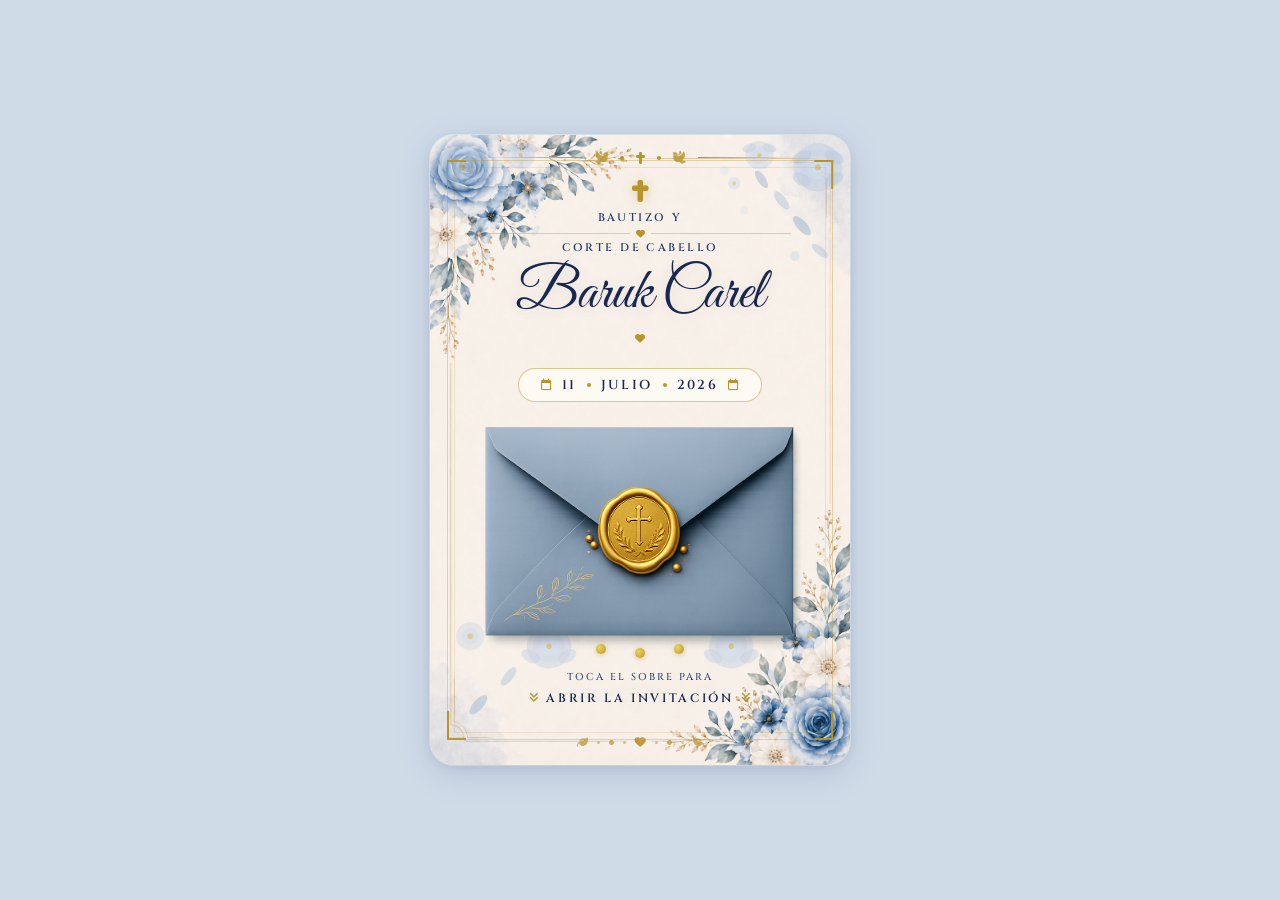
<file: index.html>
<!DOCTYPE html>
<html lang="es">
<head>
<meta charset="UTF-8">
<meta name="viewport" content="width=device-width, initial-scale=1.0, maximum-scale=1.0, user-scalable=no">
<title>Bautizo Baruk Carel</title>
<link href="https://fonts.googleapis.com/css2?family=Playfair+Display:ital,wght@0,400;0,600;1,400;1,600&family=Cinzel:wght@400;600&family=Cormorant+Garamond:ital,wght@0,300;0,400;1,300;1,400&family=Great+Vibes:wght@400&display=swap" rel="stylesheet">
<link rel="stylesheet" href="https://cdnjs.cloudflare.com/ajax/libs/font-awesome/6.5.0/css/all.min.css">
<link rel="stylesheet" href="portada_baruk.css">
</head>
<body>
<div class="card" id="card">

  <!-- Fondo Imagen -->
  <img class="bg-layer" src="img/fondo.png" alt="Fondo">

  <!-- FLORALES SVG ESQUINAS — mismo arte que la imagen de referencia -->
  <!-- Top Left -->
  <svg class="floral floral-tl" viewBox="0 0 150 150" xmlns="http://www.w3.org/2000/svg">
    <g opacity=".8">
      <!-- hojas en rama principal -->
      <ellipse cx="48"  cy="90"  rx="12" ry="5" fill="#8aa8c8" opacity=".52" transform="rotate(-48 48 90)"/>
      <ellipse cx="68"  cy="65"  rx="11" ry="4.5" fill="#9ab8d0" opacity=".48" transform="rotate(-52 68 65)"/>
      <ellipse cx="88"  cy="44"  rx="10" ry="4" fill="#8aa8c8" opacity=".50" transform="rotate(-56 88 44)"/>
      <ellipse cx="30"  cy="115" rx="10" ry="4" fill="#a0b8d0" opacity=".45" transform="rotate(-40 30 115)"/>
      <!-- ROSA GRANDE -->
      <circle cx="32" cy="32" r="24" fill="#b8c9e0" opacity=".48"/>
      <circle cx="32" cy="32" r="18" fill="#c2d2ea" opacity=".50"/>
      <circle cx="32" cy="32" r="12" fill="#ccdcee" opacity=".55"/>
      <circle cx="32" cy="32" r="6"  fill="#d4e2f0" opacity=".60"/>
      <!-- pétalos alrededor rosa grande -->
      <ellipse cx="16" cy="22" rx="10" ry="6" fill="#aec3de" opacity=".5" transform="rotate(-28 16 22)"/>
      <ellipse cx="48" cy="22" rx="10" ry="6" fill="#aec3de" opacity=".5" transform="rotate(28 48 22)"/>
      <ellipse cx="16" cy="44" rx="10" ry="6" fill="#aec3de" opacity=".45" transform="rotate(28 16 44)"/>
      <ellipse cx="48" cy="44" rx="10" ry="6" fill="#aec3de" opacity=".45" transform="rotate(-28 48 44)"/>
      <!-- ROSA MEDIANA -->
      <circle cx="90" cy="20" r="14" fill="#b8c9e0" opacity=".42"/>
      <circle cx="90" cy="20" r="9"  fill="#c5d4e8" opacity=".48"/>
      <circle cx="90" cy="20" r="4"  fill="#d0dee8" opacity=".52"/>
      <!-- pétalos rosa mediana -->
      <ellipse cx="80" cy="13" rx="7" ry="4" fill="#aec3de" opacity=".45" transform="rotate(-20 80 13)"/>
      <ellipse cx="100" cy="13" rx="7" ry="4" fill="#aec3de" opacity=".45" transform="rotate(20 100 13)"/>
      <!-- florcitas pequeñas -->
      <circle cx="115" cy="48" r="6"  fill="#c2d2ea" opacity=".48"/>
      <circle cx="125" cy="35" r="4.5" fill="#d0dff0" opacity=".42"/>
      <circle cx="55"  cy="120" r="5" fill="#c0d0e8" opacity=".42"/>
      <circle cx="105" cy="75" r="4"  fill="#d0e0f0" opacity=".38"/>
      <!-- botones dorados -->
      <circle cx="32" cy="32" r="3"   fill="#d4af55" opacity=".72"/>
      <circle cx="90" cy="20" r="2.2" fill="#d4af55" opacity=".68"/>
      <circle cx="115" cy="48" r="1.8" fill="#d4af55" opacity=".60"/>
      <!-- ranitas/pequeñas flores extra -->
      <ellipse cx="20" cy="70" rx="7" ry="3" fill="#b8c9e0" opacity=".38" transform="rotate(-35 20 70)"/>
      <ellipse cx="105" cy="95" rx="6" ry="3" fill="#b8c9e0" opacity=".35" transform="rotate(-55 105 95)"/>
    </g>
  </svg>

  <!-- Top Right (espejo) -->
  <svg class="floral floral-tr" viewBox="0 0 150 150" xmlns="http://www.w3.org/2000/svg">
    <g opacity=".8">
      <ellipse cx="48"  cy="90"  rx="12" ry="5" fill="#8aa8c8" opacity=".52" transform="rotate(-48 48 90)"/>
      <ellipse cx="68"  cy="65"  rx="11" ry="4.5" fill="#9ab8d0" opacity=".48" transform="rotate(-52 68 65)"/>
      <ellipse cx="88"  cy="44"  rx="10" ry="4" fill="#8aa8c8" opacity=".50" transform="rotate(-56 88 44)"/>
      <ellipse cx="30"  cy="115" rx="10" ry="4" fill="#a0b8d0" opacity=".45" transform="rotate(-40 30 115)"/>
      <circle cx="32" cy="32" r="24" fill="#b8c9e0" opacity=".48"/>
      <circle cx="32" cy="32" r="18" fill="#c2d2ea" opacity=".50"/>
      <circle cx="32" cy="32" r="12" fill="#ccdcee" opacity=".55"/>
      <circle cx="32" cy="32" r="6"  fill="#d4e2f0" opacity=".60"/>
      <ellipse cx="16" cy="22" rx="10" ry="6" fill="#aec3de" opacity=".5" transform="rotate(-28 16 22)"/>
      <ellipse cx="48" cy="22" rx="10" ry="6" fill="#aec3de" opacity=".5" transform="rotate(28 48 22)"/>
      <ellipse cx="16" cy="44" rx="10" ry="6" fill="#aec3de" opacity=".45" transform="rotate(28 16 44)"/>
      <ellipse cx="48" cy="44" rx="10" ry="6" fill="#aec3de" opacity=".45" transform="rotate(-28 48 44)"/>
      <circle cx="90" cy="20" r="14" fill="#b8c9e0" opacity=".42"/>
      <circle cx="90" cy="20" r="9"  fill="#c5d4e8" opacity=".48"/>
      <circle cx="90" cy="20" r="4"  fill="#d0dee8" opacity=".52"/>
      <ellipse cx="80" cy="13" rx="7" ry="4" fill="#aec3de" opacity=".45" transform="rotate(-20 80 13)"/>
      <ellipse cx="100" cy="13" rx="7" ry="4" fill="#aec3de" opacity=".45" transform="rotate(20 100 13)"/>
      <circle cx="115" cy="48" r="6"  fill="#c2d2ea" opacity=".48"/>
      <circle cx="125" cy="35" r="4.5" fill="#d0dff0" opacity=".42"/>
      <circle cx="55"  cy="120" r="5" fill="#c0d0e8" opacity=".42"/>
      <circle cx="105" cy="75" r="4"  fill="#d0e0f0" opacity=".38"/>
      <circle cx="32" cy="32" r="3"   fill="#d4af55" opacity=".72"/>
      <circle cx="90" cy="20" r="2.2" fill="#d4af55" opacity=".68"/>
      <circle cx="115" cy="48" r="1.8" fill="#d4af55" opacity=".60"/>
    </g>
  </svg>

  <!-- Bottom Left -->
  <svg class="floral floral-bl" viewBox="0 0 150 150" xmlns="http://www.w3.org/2000/svg">
    <g opacity=".75">
      <ellipse cx="48" cy="60" rx="12" ry="5" fill="#8aa8c8" opacity=".50" transform="rotate(48 48 60)"/>
      <ellipse cx="78" cy="88" rx="11" ry="4.5" fill="#9ab8d0" opacity=".46" transform="rotate(52 78 88)"/>
      <circle cx="118" cy="118" r="22" fill="#b8c9e0" opacity=".46"/>
      <circle cx="118" cy="118" r="16" fill="#c2d2ea" opacity=".50"/>
      <circle cx="118" cy="118" r="10" fill="#ccdcee" opacity=".54"/>
      <circle cx="118" cy="118" r="4.5" fill="#d4e2f0" opacity=".60"/>
      <ellipse cx="100" cy="108" rx="10" ry="6" fill="#aec3de" opacity=".45" transform="rotate(-28 100 108)"/>
      <ellipse cx="136" cy="108" rx="10" ry="6" fill="#aec3de" opacity=".45" transform="rotate(28 136 108)"/>
      <circle cx="40"  cy="128" r="14" fill="#b8c9e0" opacity=".40"/>
      <circle cx="40"  cy="128" r="8"  fill="#c5d4e8" opacity=".45"/>
      <circle cx="40"  cy="128" r="3"  fill="#d4af55" opacity=".65"/>
      <circle cx="118" cy="118" r="2.8" fill="#d4af55" opacity=".70"/>
    </g>
  </svg>

  <!-- Bottom Right -->
  <svg class="floral floral-br" viewBox="0 0 150 150" xmlns="http://www.w3.org/2000/svg">
    <g opacity=".75">
      <ellipse cx="48" cy="60" rx="12" ry="5" fill="#8aa8c8" opacity=".50" transform="rotate(48 48 60)"/>
      <ellipse cx="78" cy="88" rx="11" ry="4.5" fill="#9ab8d0" opacity=".46" transform="rotate(52 78 88)"/>
      <circle cx="118" cy="118" r="22" fill="#b8c9e0" opacity=".46"/>
      <circle cx="118" cy="118" r="16" fill="#c2d2ea" opacity=".50"/>
      <circle cx="118" cy="118" r="10" fill="#ccdcee" opacity=".54"/>
      <circle cx="118" cy="118" r="4.5" fill="#d4e2f0" opacity=".60"/>
      <ellipse cx="100" cy="108" rx="10" ry="6" fill="#aec3de" opacity=".45" transform="rotate(-28 100 108)"/>
      <ellipse cx="136" cy="108" rx="10" ry="6" fill="#aec3de" opacity=".45" transform="rotate(28 136 108)"/>
      <circle cx="40"  cy="128" r="14" fill="#b8c9e0" opacity=".40"/>
      <circle cx="40"  cy="128" r="8"  fill="#c5d4e8" opacity=".45"/>
      <circle cx="40"  cy="128" r="3"  fill="#d4af55" opacity=".65"/>
      <circle cx="118" cy="118" r="2.8" fill="#d4af55" opacity=".70"/>
    </g>
  </svg>

  <!-- Marco dorado -->
  <div class="border-frame">
    <div class="corner c-tl"></div>
    <div class="corner c-tr"></div>
    <div class="corner c-bl"></div>
    <div class="corner c-br"></div>
  </div>

  <!-- Sparkles -->
  <i class="fa-solid fa-sparkles sp" style="font-size:9px;top:21%;left:7%;animation-delay:0s"></i>
  <i class="fa-solid fa-star      sp" style="font-size:7px;top:17%;right:8%;animation-delay:1.1s"></i>
  <i class="fa-solid fa-sparkles sp" style="font-size:8px;top:44%;left:4%;animation-delay:2.2s"></i>
  <i class="fa-solid fa-star      sp" style="font-size:6px;top:41%;right:5%;animation-delay:1.6s"></i>
  <i class="fa-solid fa-sparkles sp" style="font-size:9px;bottom:22%;left:9%;animation-delay:.8s"></i>
  <i class="fa-solid fa-star      sp" style="font-size:7px;bottom:20%;right:7%;animation-delay:2.8s"></i>

  <!-- ═══ FILA 1 — Ornamento superior ═══ -->
  <div class="row row-top">
    <div class="orn-line"></div>
    <i class="fa-solid fa-dove"  style="font-size:clamp(9px,2.5vw,13px);color:var(--gold);opacity:.82"></i>
    <div class="orn-dot"></div>
    <i class="fa-solid fa-cross" style="font-size:clamp(9px,2.3vw,12px);color:var(--gold)"></i>
    <div class="orn-dot"></div>
    <i class="fa-solid fa-dove"  style="font-size:clamp(9px,2.5vw,13px);color:var(--gold);opacity:.82;transform:scaleX(-1)"></i>
    <div class="orn-line r"></div>
  </div>

  <!-- ═══ FILA 2 — Cruz + subtítulo ═══ -->
  <div class="row row-header">
    <i class="fa-solid fa-cross cross-ico"></i>
    <div class="ev-sub">Bautizo y</div>
    <div class="sub-div">
      <div class="sub-line"></div>
      <i class="fa-solid fa-heart" style="font-size:clamp(6px,1.5vw,9px);color:var(--gold)"></i>
      <div class="sub-line"></div>
    </div>
    <div class="ev-sub">Corte de Cabello</div>
  </div>

  <!-- ═══ FILA 3 — Nombre ═══ -->
  <div class="row row-name">
    <div class="name-script">Baruk Carel</div>
    <div class="name-div">
      <div class="ndl"></div>
      <i class="fa-solid fa-heart" style="font-size:clamp(7px,1.8vw,10px);color:var(--gold)"></i>
      <div class="ndl r"></div>
    </div>
  </div>

  <!-- ═══ FILA 4 — Fecha ═══ -->
  <div class="row row-date">
    <div class="date-pill">
      <i class="fa-regular fa-calendar" style="font-size:clamp(8px,2.2vw,12px);color:var(--gold)"></i>
      <span class="date-txt">11</span>
      <div class="d-dot"></div>
      <span class="date-txt">Julio</span>
      <div class="d-dot"></div>
      <span class="date-txt">2026</span>
      <i class="fa-regular fa-calendar" style="font-size:clamp(8px,2.2vw,12px);color:var(--gold)"></i>
    </div>
  </div>

  <!-- ═══ FILA 5 — SOBRE (centro visual) ═══ -->
  <div class="row row-envelope">
    <div class="env-wrap" id="envWrap" onclick="openEnvelope()">

      <!-- Pon tu sobre.png en la misma carpeta -->
      <img class="env-img" src="img/carta.png" alt="Sobre"
           onerror="this.style.display='none';document.getElementById('envPh').style.display='flex'">

      <!-- Placeholder si no hay sobre.png -->
      <div class="env-ph" id="envPh">
        <i class="fa-regular fa-envelope-open env-ph-ico"></i>
      </div>
      <!-- Perlas decorativas -->
      <div class="pearl p1"></div>
      <div class="pearl p2"></div>
      <div class="pearl p3"></div>
    </div>
  </div>

  <!-- ═══ FILA 6 — CTA ═══ -->
  <div class="row row-cta">
    <div class="cta-sup">Toca el sobre para</div>
    <div class="cta-row">
      <i class="fa-solid fa-angles-down" style="font-size:clamp(8px,2vw,11px)"></i>
      <div class="cta-main">Abrir la Invitación</div>
      <i class="fa-solid fa-angles-down" style="font-size:clamp(8px,2vw,11px)"></i>
    </div>
  </div>

  <!-- ═══ FILA 7 — Ornamento inferior ═══ -->
  <div class="row row-bottom">
    <i class="fa-solid fa-leaf    bot-ico"></i>
    <div class="bot-dot"></div>
    <i class="fa-solid fa-circle  bot-ico" style="font-size:clamp(3px,1vw,5px)"></i>
    <div class="bot-dot"></div>
    <i class="fa-solid fa-heart   bot-ico"></i>
    <div class="bot-dot"></div>
    <i class="fa-solid fa-circle  bot-ico" style="font-size:clamp(3px,1vw,5px)"></i>
    <div class="bot-dot"></div>
    <i class="fa-solid fa-leaf    bot-ico" style="transform:scaleX(-1)"></i>
  </div>

</div><!-- /card -->

<script>
// Partículas flotantes
(function(){
  var card = document.getElementById('card');
  var pos = [{l:'14%',d:0},{l:'82%',d:2.1},{l:'46%',d:4.3},{l:'28%',d:1.4},{l:'68%',d:3.2},{l:'56%',d:5.5}];
  pos.forEach(function(p){
    var el = document.createElement('div');
    el.className = 'particle';
    el.style.cssText = 'width:2.5px;height:2.5px;left:'+p.l+';bottom:12%;animation-duration:'+(6+Math.random()*4)+'s;animation-delay:'+p.d+'s;';
    card.appendChild(el);
  });
})();

// Clic en el sobre
function openEnvelope(){
  var w = document.getElementById('envWrap');
  w.style.animation = 'none';
  w.style.transition = 'transform .18s ease';
  w.style.transform = 'scale(1.07) rotate(1deg)';
  setTimeout(function(){ w.style.transform = 'scale(.95)'; }, 180);
  setTimeout(function(){ w.style.transform = 'scale(1.04)'; }, 340);
  setTimeout(function(){
    w.style.transform = 'scale(1)';
    window.location.href = 'invitacion_baruk.html';
  }, 500);
}
</script>
</body>
</html>
</file>
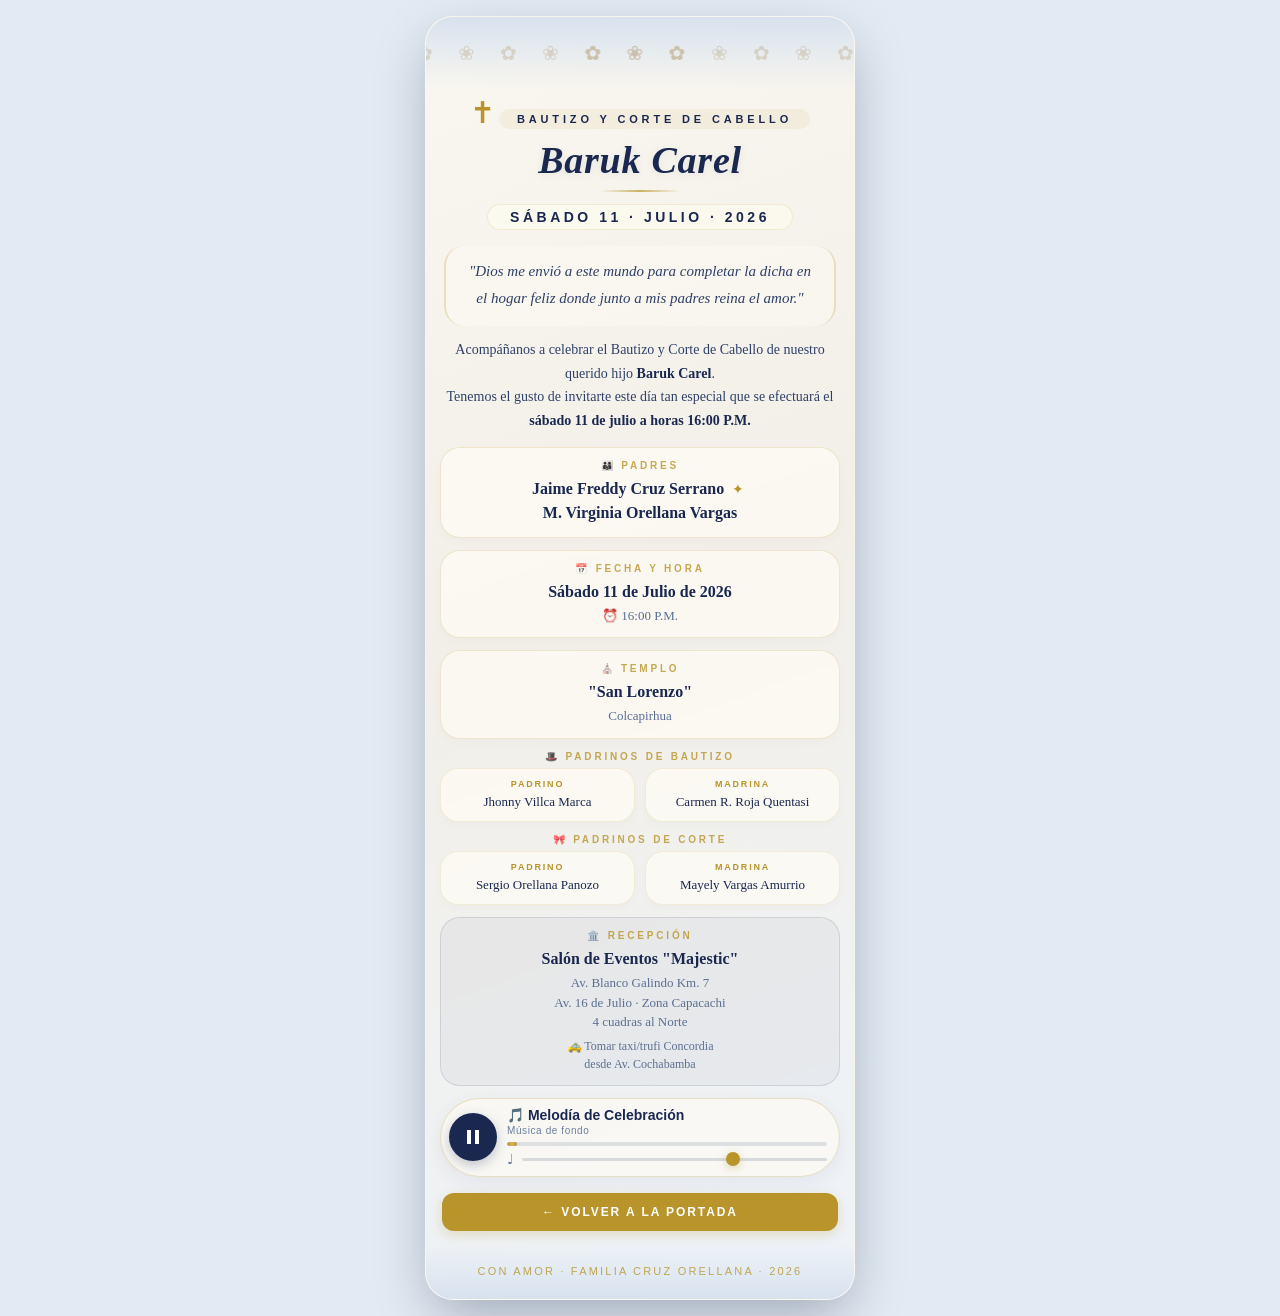
<file: invitacion_baruk.html>
<!DOCTYPE html>
<html lang="es">
<head>
  <meta charset="UTF-8">
  <meta name="viewport" content="width=device-width, initial-scale=1.0, maximum-scale=1.0">
  <title>Bautizo · Baruk Carel</title>
  <link rel="stylesheet" href="invitacion_baruk.css">
</head>
<body>
<div class="wrap">

  <!-- INVITACIÓN -->
  <div id="inv">
    <div class="floral-header"></div>

    <div class="inv-head">
      <span class="cross">✝</span>
      <div class="ev-title">Bautizo y Corte de Cabello</div>
      <div class="baby-name">Baruk Carel</div>
      <div class="gold-line"></div>
      <div class="date-txt">Sábado 11 · Julio · 2026</div>
    </div>

    <div class="poem">
      "Dios me envió a este mundo para completar la dicha en el hogar feliz donde junto a mis padres reina el amor."
    </div>

    <p class="invite-text">
      Acompáñanos a celebrar el Bautizo y Corte de Cabello de nuestro querido hijo <strong>Baruk Carel</strong>.<br>
      Tenemos el gusto de invitarte este día tan especial que se efectuará el <strong>sábado 11 de julio a horas 16:00 P.M.</strong>
    </p>

    <div class="card">
      <div class="card-label">👨‍👩‍👦 Padres</div>
      <div class="card-val">
        <strong>Jaime Freddy Cruz Serrano</strong>
        <span style="color:#b8942a;font-size:14px;margin:0 4px;">✦</span>
        <strong>M. Virginia Orellana Vargas</strong>
      </div>
    </div>

    <div class="card">
      <div class="card-label">📅 Fecha y Hora</div>
      <div class="card-val">
        <strong>Sábado 11 de Julio de 2026</strong>
        <span class="sub">⏰ 16:00 P.M.</span>
      </div>
    </div>

    <div class="card">
      <div class="card-label">⛪ Templo</div>
      <div class="card-val">
        <strong>"San Lorenzo"</strong>
        <span class="sub">Colcapirhua</span>
      </div>
    </div>

    <div class="card-label" style="margin:4px 14px 6px; font-size:10px; letter-spacing:0.28em; text-transform:uppercase; color:#b8942a; font-weight:700; text-align:center; font-family:'Arial',sans-serif;">🎩 Padrinos de Bautizo</div>
    <div class="pad-grid">
      <div class="pad-card"><span class="pad-type">Padrino</span><div class="pad-name">Jhonny Villca Marca</div></div>
      <div class="pad-card"><span class="pad-type">Madrina</span><div class="pad-name">Carmen R. Roja Quentasi</div></div>
    </div>

    <div class="card-label" style="margin:4px 14px 6px; font-size:10px; letter-spacing:0.28em; text-transform:uppercase; color:#b8942a; font-weight:700; text-align:center; font-family:'Arial',sans-serif;">🎀 Padrinos de Corte</div>
    <div class="pad-grid">
      <div class="pad-card"><span class="pad-type">Padrino</span><div class="pad-name">Sergio Orellana Panozo</div></div>
      <div class="pad-card"><span class="pad-type">Madrina</span><div class="pad-name">Mayely Vargas Amurrio</div></div>
    </div>

    <div class="reception">
      <div class="card-label" style="color:#b8942a;margin-bottom:6px;">🏛️ Recepción</div>
      <div class="card-val">
        <strong>Salón de Eventos "Majestic"</strong>
        <span class="sub">Av. Blanco Galindo Km. 7<br>Av. 16 de Julio · Zona Capacachi<br>4 cuadras al Norte</span>
        <span class="sub" style="margin-top:5px;font-size:12px;">🚕 Tomar taxi/trufi Concordia<br>desde Av. Cochabamba</span>
      </div>
    </div>

    <div class="player">
      <button class="play-btn" id="playBtn" onclick="togglePlay()" aria-label="Reproducir música">
        <svg id="playIco" viewBox="0 0 24 24"><path d="M8 5v14l11-7z"/></svg>
      </button>
      <div class="mus-info">
        <div class="mus-title">🎵 Melodía de Celebración</div>
        <div class="mus-sub">Música de fondo</div>
        <div class="prog-bar"><div class="prog-fill" id="progFill"></div></div>
        <div class="vol-row">
          <span class="vol-ico">♩</span>
          <input type="range" class="vol" min="0" max="1" step="0.05" value="0.7" id="volSlider" oninput="setVol(this.value)">
        </div>
      </div>
    </div>

    <button class="back-btn" onclick="window.location.href='index.html'">← Volver a la Portada</button>

    <div class="floral-foot">
      <div class="foot-txt">Con amor · Familia Cruz Orellana · 2026</div>
    </div>
  </div>
</div>

<script>
  let ctx, gainNode, playing = false;
  let loopPlaying = false;
  let melodyTimeout = null;
  let harmonyTimeout = null;
  let progInterval = null;
  let progStart = 0;
  let activeNodes = [];

  // Melodía principal
  const melody = [
    [523.25, 0.3], [587.33, 0.3], [659.25, 0.3], [783.99, 0.3],
    [880.00, 0.5], [783.99, 0.3], [659.25, 0.3], [587.33, 0.3],
    [523.25, 0.8], [0, 0.3],
    [659.25, 0.3], [783.99, 0.3], [880.00, 0.3], [987.77, 0.3],
    [880.00, 0.5], [783.99, 0.3], [659.25, 0.3], [587.33, 0.3],
    [523.25, 0.8], [0, 0.3],
    [587.33, 0.3], [659.25, 0.3], [783.99, 0.3], [880.00, 0.3],
    [987.77, 0.5], [880.00, 0.3], [783.99, 0.3], [659.25, 0.3],
    [587.33, 0.8], [0, 0.3],
    [659.25, 0.3], [783.99, 0.3], [880.00, 0.3], [987.77, 0.3],
    [1174.66, 0.6], [987.77, 0.3], [880.00, 0.3], [783.99, 0.3],
    [659.25, 1.0]
  ];

  // Armonía
  const harmony = [
    [261.63, 3.5], [329.63, 3.5], [392.00, 3.5], [523.25, 3.5],
    [261.63, 3.5], [329.63, 3.5], [392.00, 3.5], [523.25, 3.5],
    [293.66, 3.5], [369.99, 3.5], [440.00, 3.5], [587.33, 3.5]
  ];

  const MELODY_TOTAL = melody.reduce((s, n) => s + n[1], 0);
  const HARMONY_TOTAL = harmony.reduce((s, n) => s + n[1], 0);

  function initAudio() {
    if (ctx) return;
    ctx = new (window.AudioContext || window.webkitAudioContext)();
    gainNode = ctx.createGain();
    gainNode.gain.value = 0.7;
    gainNode.connect(ctx.destination);
  }

  function playMelody() {
    if (!ctx || !loopPlaying) return;
    const t = ctx.currentTime;
    let delayAcc = 0;
    for (let i = 0; i < melody.length; i++) {
      const freq = melody[i][0];
      const dur = melody[i][1];
      const startAt = t + delayAcc;
      if (freq > 0) {
        const osc = ctx.createOscillator();
        const env = ctx.createGain();
        osc.type = 'sine';
        osc.frequency.value = freq;
        env.gain.setValueAtTime(0, startAt);
        env.gain.linearRampToValueAtTime(0.35, startAt + 0.04);
        env.gain.linearRampToValueAtTime(0.25, startAt + dur * 0.4);
        env.gain.linearRampToValueAtTime(0, startAt + dur - 0.03);
        osc.connect(env);
        env.connect(gainNode);
        osc.start(startAt);
        osc.stop(startAt + dur);
        activeNodes.push({osc, env});
      }
      delayAcc += dur;
    }
    melodyTimeout = setTimeout(() => { 
      if (loopPlaying) playMelody(); 
    }, MELODY_TOTAL * 1000);
  }

  function playHarmony() {
    if (!ctx || !loopPlaying) return;
    const t = ctx.currentTime;
    let offset = 0;
    for (let i = 0; i < harmony.length; i++) {
      const osc = ctx.createOscillator();
      const env = ctx.createGain();
      osc.type = 'triangle';
      osc.frequency.value = harmony[i][0];
      const startAt = t + offset;
      env.gain.setValueAtTime(0, startAt);
      env.gain.linearRampToValueAtTime(0.12, startAt + 0.1);
      env.gain.linearRampToValueAtTime(0.08, startAt + harmony[i][1] - 0.1);
      env.gain.linearRampToValueAtTime(0, startAt + harmony[i][1]);
      osc.connect(env);
      env.connect(gainNode);
      osc.start(startAt);
      osc.stop(startAt + harmony[i][1]);
      activeNodes.push({osc, env});
      offset += harmony[i][1];
    }
    harmonyTimeout = setTimeout(() => { 
      if (loopPlaying) playHarmony(); 
    }, HARMONY_TOTAL * 1000);
  }

  function startMusic() {
    initAudio();
    loopPlaying = true;
    activeNodes = [];
    playMelody();
    playHarmony();
    startProgress();
  }

  function stopMusic() {
    loopPlaying = false;
    if (melodyTimeout) {
      clearTimeout(melodyTimeout);
      melodyTimeout = null;
    }
    if (harmonyTimeout) {
      clearTimeout(harmonyTimeout);
      harmonyTimeout = null;
    }
    activeNodes.forEach(node => {
      try {
        node.osc.stop();
        node.osc.disconnect();
        node.env.disconnect();
      } catch(e) {}
    });
    activeNodes = [];
    stopProgress();
  }

  function startProgress() {
    progStart = Date.now();
    clearInterval(progInterval);
    progInterval = setInterval(() => {
      const elapsed = (Date.now() - progStart) % (MELODY_TOTAL * 1000);
      document.getElementById('progFill').style.width = (elapsed / (MELODY_TOTAL * 1000) * 100) + '%';
    }, 150);
  }

  function stopProgress() {
    clearInterval(progInterval);
    document.getElementById('progFill').style.width = '0%';
  }

  function togglePlay() {
    if (playing) {
      playing = false;
      stopMusic();
      document.getElementById('playIco').innerHTML = '<path d="M8 5v14l11-7z"/>';
    } else {
      playing = true;
      startMusic();
      document.getElementById('playIco').innerHTML = '<path d="M6 19h4V5H6v14zm8-14v14h4V5h-4z"/>';
      spawnNotes();
    }
  }

  function setVol(v) {
    if (gainNode) gainNode.gain.value = parseFloat(v) * 1.6;
  }

  function openInv() {
    const cover = document.getElementById('cover');
    const inv = document.getElementById('inv');
    cover.style.opacity = '0';
    cover.style.transition = 'opacity 0.5s, transform 0.6s cubic-bezier(0.34, 1.2, 0.64, 1)';
    cover.style.transform = 'scale(0.92)';
    setTimeout(() => {
      cover.style.display = 'none';
      inv.style.display = 'block';
      spawnNotes();
      setTimeout(() => {
        playing = true;
        startMusic();
        document.getElementById('playIco').innerHTML = '<path d="M6 19h4V5H6v14zm8-14v14h4V5h-4z"/>';
      }, 600);
    }, 500);
  }

  function spawnNotes() {
    const symbols = ['♩', '♪', '♫', '♬', '✦', '✧', '✨', '✿', '❀'];
    for (let i = 0; i < 8; i++) {
      setTimeout(() => {
        const el = document.createElement('span');
        el.className = 'note';
        el.textContent = symbols[Math.floor(Math.random() * symbols.length)];
        el.style.left = (15 + Math.random() * 70) + '%';
        el.style.top = (20 + Math.random() * 60) + '%';
        const colors = ['#b8942a', '#1a2850', '#7a9ac8', '#c8a040', '#d4b68a'];
        el.style.color = colors[Math.floor(Math.random() * colors.length)];
        el.style.animationDuration = (3.0 + Math.random() * 2.0) + 's';
        el.style.fontSize = (20 + Math.random() * 18) + 'px';
        document.body.appendChild(el);
        setTimeout(() => el.remove(), 5000);
      }, i * 160);
    }
  }

  // Iniciar música automáticamente cuando se carga la invitación
  window.addEventListener('load', () => {
    setTimeout(() => {
      playing = true;
      spawnNotes();
      startMusic();
      document.getElementById('playIco').innerHTML = '<path d="M6 19h4V5H6v14zm8-14v14h4V5h-4z"/>';
    }, 800);
  });
</script>
</body>
</html>
</file>
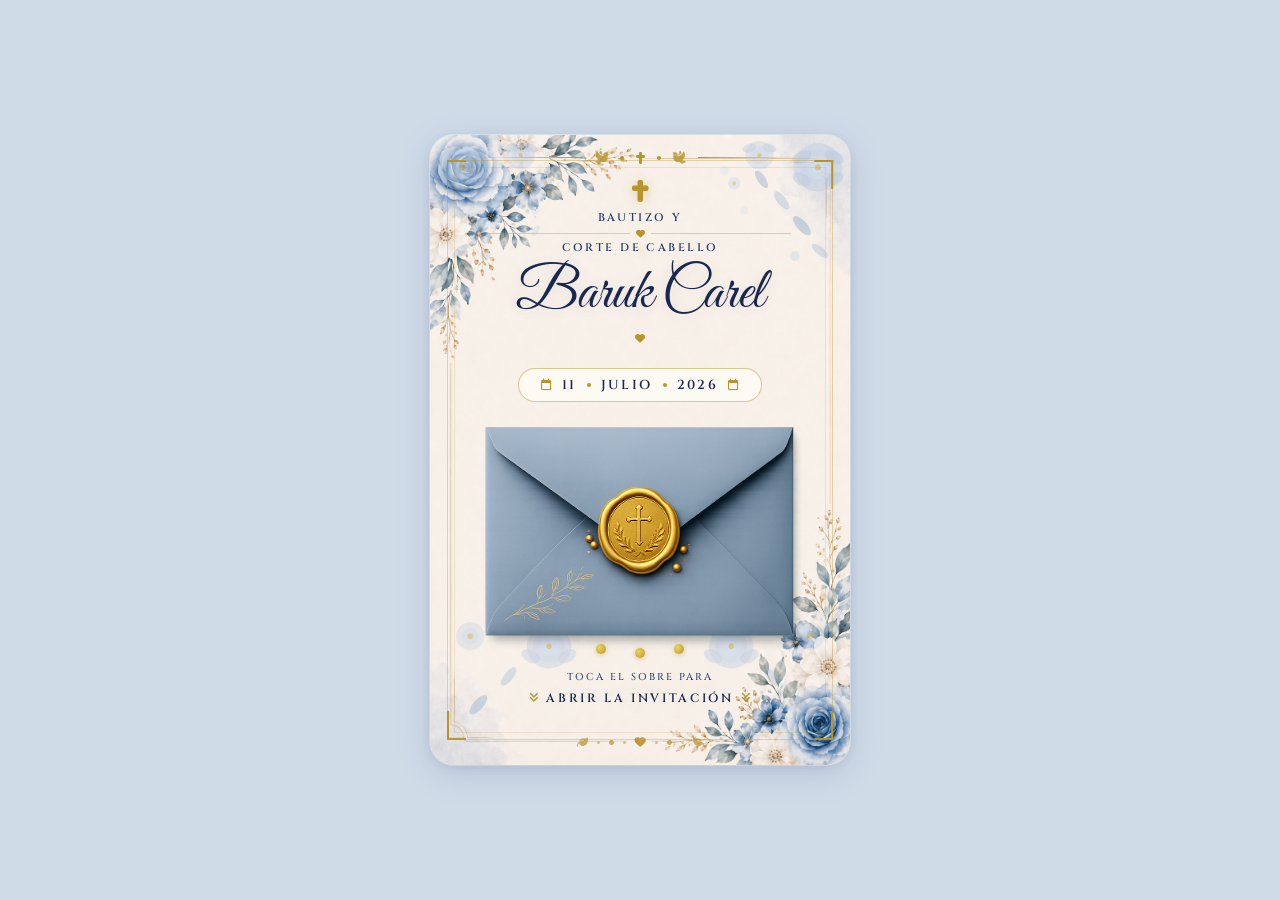
<file: portada_baruk.html>
<!DOCTYPE html>
<html lang="es">
<head>
<meta charset="UTF-8">
<meta name="viewport" content="width=device-width, initial-scale=1.0, maximum-scale=1.0, user-scalable=no">
<title>Bautizo Baruk Carel</title>
<link href="https://fonts.googleapis.com/css2?family=Playfair+Display:ital,wght@0,400;0,600;1,400;1,600&family=Cinzel:wght@400;600&family=Cormorant+Garamond:ital,wght@0,300;0,400;1,300;1,400&family=Great+Vibes:wght@400&display=swap" rel="stylesheet">
<link rel="stylesheet" href="https://cdnjs.cloudflare.com/ajax/libs/font-awesome/6.5.0/css/all.min.css">
<link rel="stylesheet" href="portada_baruk.css">
</head>
<body>
<div class="card" id="card">

  <!-- Fondo Imagen -->
  <img class="bg-layer" src="Img/Fondo.png" alt="Fondo">

  <!-- FLORALES SVG ESQUINAS — mismo arte que la imagen de referencia -->
  <!-- Top Left -->
  <svg class="floral floral-tl" viewBox="0 0 150 150" xmlns="http://www.w3.org/2000/svg">
    <g opacity=".8">
      <!-- hojas en rama principal -->
      <ellipse cx="48"  cy="90"  rx="12" ry="5" fill="#8aa8c8" opacity=".52" transform="rotate(-48 48 90)"/>
      <ellipse cx="68"  cy="65"  rx="11" ry="4.5" fill="#9ab8d0" opacity=".48" transform="rotate(-52 68 65)"/>
      <ellipse cx="88"  cy="44"  rx="10" ry="4" fill="#8aa8c8" opacity=".50" transform="rotate(-56 88 44)"/>
      <ellipse cx="30"  cy="115" rx="10" ry="4" fill="#a0b8d0" opacity=".45" transform="rotate(-40 30 115)"/>
      <!-- ROSA GRANDE -->
      <circle cx="32" cy="32" r="24" fill="#b8c9e0" opacity=".48"/>
      <circle cx="32" cy="32" r="18" fill="#c2d2ea" opacity=".50"/>
      <circle cx="32" cy="32" r="12" fill="#ccdcee" opacity=".55"/>
      <circle cx="32" cy="32" r="6"  fill="#d4e2f0" opacity=".60"/>
      <!-- pétalos alrededor rosa grande -->
      <ellipse cx="16" cy="22" rx="10" ry="6" fill="#aec3de" opacity=".5" transform="rotate(-28 16 22)"/>
      <ellipse cx="48" cy="22" rx="10" ry="6" fill="#aec3de" opacity=".5" transform="rotate(28 48 22)"/>
      <ellipse cx="16" cy="44" rx="10" ry="6" fill="#aec3de" opacity=".45" transform="rotate(28 16 44)"/>
      <ellipse cx="48" cy="44" rx="10" ry="6" fill="#aec3de" opacity=".45" transform="rotate(-28 48 44)"/>
      <!-- ROSA MEDIANA -->
      <circle cx="90" cy="20" r="14" fill="#b8c9e0" opacity=".42"/>
      <circle cx="90" cy="20" r="9"  fill="#c5d4e8" opacity=".48"/>
      <circle cx="90" cy="20" r="4"  fill="#d0dee8" opacity=".52"/>
      <!-- pétalos rosa mediana -->
      <ellipse cx="80" cy="13" rx="7" ry="4" fill="#aec3de" opacity=".45" transform="rotate(-20 80 13)"/>
      <ellipse cx="100" cy="13" rx="7" ry="4" fill="#aec3de" opacity=".45" transform="rotate(20 100 13)"/>
      <!-- florcitas pequeñas -->
      <circle cx="115" cy="48" r="6"  fill="#c2d2ea" opacity=".48"/>
      <circle cx="125" cy="35" r="4.5" fill="#d0dff0" opacity=".42"/>
      <circle cx="55"  cy="120" r="5" fill="#c0d0e8" opacity=".42"/>
      <circle cx="105" cy="75" r="4"  fill="#d0e0f0" opacity=".38"/>
      <!-- botones dorados -->
      <circle cx="32" cy="32" r="3"   fill="#d4af55" opacity=".72"/>
      <circle cx="90" cy="20" r="2.2" fill="#d4af55" opacity=".68"/>
      <circle cx="115" cy="48" r="1.8" fill="#d4af55" opacity=".60"/>
      <!-- ranitas/pequeñas flores extra -->
      <ellipse cx="20" cy="70" rx="7" ry="3" fill="#b8c9e0" opacity=".38" transform="rotate(-35 20 70)"/>
      <ellipse cx="105" cy="95" rx="6" ry="3" fill="#b8c9e0" opacity=".35" transform="rotate(-55 105 95)"/>
    </g>
  </svg>

  <!-- Top Right (espejo) -->
  <svg class="floral floral-tr" viewBox="0 0 150 150" xmlns="http://www.w3.org/2000/svg">
    <g opacity=".8">
      <ellipse cx="48"  cy="90"  rx="12" ry="5" fill="#8aa8c8" opacity=".52" transform="rotate(-48 48 90)"/>
      <ellipse cx="68"  cy="65"  rx="11" ry="4.5" fill="#9ab8d0" opacity=".48" transform="rotate(-52 68 65)"/>
      <ellipse cx="88"  cy="44"  rx="10" ry="4" fill="#8aa8c8" opacity=".50" transform="rotate(-56 88 44)"/>
      <ellipse cx="30"  cy="115" rx="10" ry="4" fill="#a0b8d0" opacity=".45" transform="rotate(-40 30 115)"/>
      <circle cx="32" cy="32" r="24" fill="#b8c9e0" opacity=".48"/>
      <circle cx="32" cy="32" r="18" fill="#c2d2ea" opacity=".50"/>
      <circle cx="32" cy="32" r="12" fill="#ccdcee" opacity=".55"/>
      <circle cx="32" cy="32" r="6"  fill="#d4e2f0" opacity=".60"/>
      <ellipse cx="16" cy="22" rx="10" ry="6" fill="#aec3de" opacity=".5" transform="rotate(-28 16 22)"/>
      <ellipse cx="48" cy="22" rx="10" ry="6" fill="#aec3de" opacity=".5" transform="rotate(28 48 22)"/>
      <ellipse cx="16" cy="44" rx="10" ry="6" fill="#aec3de" opacity=".45" transform="rotate(28 16 44)"/>
      <ellipse cx="48" cy="44" rx="10" ry="6" fill="#aec3de" opacity=".45" transform="rotate(-28 48 44)"/>
      <circle cx="90" cy="20" r="14" fill="#b8c9e0" opacity=".42"/>
      <circle cx="90" cy="20" r="9"  fill="#c5d4e8" opacity=".48"/>
      <circle cx="90" cy="20" r="4"  fill="#d0dee8" opacity=".52"/>
      <ellipse cx="80" cy="13" rx="7" ry="4" fill="#aec3de" opacity=".45" transform="rotate(-20 80 13)"/>
      <ellipse cx="100" cy="13" rx="7" ry="4" fill="#aec3de" opacity=".45" transform="rotate(20 100 13)"/>
      <circle cx="115" cy="48" r="6"  fill="#c2d2ea" opacity=".48"/>
      <circle cx="125" cy="35" r="4.5" fill="#d0dff0" opacity=".42"/>
      <circle cx="55"  cy="120" r="5" fill="#c0d0e8" opacity=".42"/>
      <circle cx="105" cy="75" r="4"  fill="#d0e0f0" opacity=".38"/>
      <circle cx="32" cy="32" r="3"   fill="#d4af55" opacity=".72"/>
      <circle cx="90" cy="20" r="2.2" fill="#d4af55" opacity=".68"/>
      <circle cx="115" cy="48" r="1.8" fill="#d4af55" opacity=".60"/>
    </g>
  </svg>

  <!-- Bottom Left -->
  <svg class="floral floral-bl" viewBox="0 0 150 150" xmlns="http://www.w3.org/2000/svg">
    <g opacity=".75">
      <ellipse cx="48" cy="60" rx="12" ry="5" fill="#8aa8c8" opacity=".50" transform="rotate(48 48 60)"/>
      <ellipse cx="78" cy="88" rx="11" ry="4.5" fill="#9ab8d0" opacity=".46" transform="rotate(52 78 88)"/>
      <circle cx="118" cy="118" r="22" fill="#b8c9e0" opacity=".46"/>
      <circle cx="118" cy="118" r="16" fill="#c2d2ea" opacity=".50"/>
      <circle cx="118" cy="118" r="10" fill="#ccdcee" opacity=".54"/>
      <circle cx="118" cy="118" r="4.5" fill="#d4e2f0" opacity=".60"/>
      <ellipse cx="100" cy="108" rx="10" ry="6" fill="#aec3de" opacity=".45" transform="rotate(-28 100 108)"/>
      <ellipse cx="136" cy="108" rx="10" ry="6" fill="#aec3de" opacity=".45" transform="rotate(28 136 108)"/>
      <circle cx="40"  cy="128" r="14" fill="#b8c9e0" opacity=".40"/>
      <circle cx="40"  cy="128" r="8"  fill="#c5d4e8" opacity=".45"/>
      <circle cx="40"  cy="128" r="3"  fill="#d4af55" opacity=".65"/>
      <circle cx="118" cy="118" r="2.8" fill="#d4af55" opacity=".70"/>
    </g>
  </svg>

  <!-- Bottom Right -->
  <svg class="floral floral-br" viewBox="0 0 150 150" xmlns="http://www.w3.org/2000/svg">
    <g opacity=".75">
      <ellipse cx="48" cy="60" rx="12" ry="5" fill="#8aa8c8" opacity=".50" transform="rotate(48 48 60)"/>
      <ellipse cx="78" cy="88" rx="11" ry="4.5" fill="#9ab8d0" opacity=".46" transform="rotate(52 78 88)"/>
      <circle cx="118" cy="118" r="22" fill="#b8c9e0" opacity=".46"/>
      <circle cx="118" cy="118" r="16" fill="#c2d2ea" opacity=".50"/>
      <circle cx="118" cy="118" r="10" fill="#ccdcee" opacity=".54"/>
      <circle cx="118" cy="118" r="4.5" fill="#d4e2f0" opacity=".60"/>
      <ellipse cx="100" cy="108" rx="10" ry="6" fill="#aec3de" opacity=".45" transform="rotate(-28 100 108)"/>
      <ellipse cx="136" cy="108" rx="10" ry="6" fill="#aec3de" opacity=".45" transform="rotate(28 136 108)"/>
      <circle cx="40"  cy="128" r="14" fill="#b8c9e0" opacity=".40"/>
      <circle cx="40"  cy="128" r="8"  fill="#c5d4e8" opacity=".45"/>
      <circle cx="40"  cy="128" r="3"  fill="#d4af55" opacity=".65"/>
      <circle cx="118" cy="118" r="2.8" fill="#d4af55" opacity=".70"/>
    </g>
  </svg>

  <!-- Marco dorado -->
  <div class="border-frame">
    <div class="corner c-tl"></div>
    <div class="corner c-tr"></div>
    <div class="corner c-bl"></div>
    <div class="corner c-br"></div>
  </div>

  <!-- Sparkles -->
  <i class="fa-solid fa-sparkles sp" style="font-size:9px;top:21%;left:7%;animation-delay:0s"></i>
  <i class="fa-solid fa-star      sp" style="font-size:7px;top:17%;right:8%;animation-delay:1.1s"></i>
  <i class="fa-solid fa-sparkles sp" style="font-size:8px;top:44%;left:4%;animation-delay:2.2s"></i>
  <i class="fa-solid fa-star      sp" style="font-size:6px;top:41%;right:5%;animation-delay:1.6s"></i>
  <i class="fa-solid fa-sparkles sp" style="font-size:9px;bottom:22%;left:9%;animation-delay:.8s"></i>
  <i class="fa-solid fa-star      sp" style="font-size:7px;bottom:20%;right:7%;animation-delay:2.8s"></i>

  <!-- ═══ FILA 1 — Ornamento superior ═══ -->
  <div class="row row-top">
    <div class="orn-line"></div>
    <i class="fa-solid fa-dove"  style="font-size:clamp(9px,2.5vw,13px);color:var(--gold);opacity:.82"></i>
    <div class="orn-dot"></div>
    <i class="fa-solid fa-cross" style="font-size:clamp(9px,2.3vw,12px);color:var(--gold)"></i>
    <div class="orn-dot"></div>
    <i class="fa-solid fa-dove"  style="font-size:clamp(9px,2.5vw,13px);color:var(--gold);opacity:.82;transform:scaleX(-1)"></i>
    <div class="orn-line r"></div>
  </div>

  <!-- ═══ FILA 2 — Cruz + subtítulo ═══ -->
  <div class="row row-header">
    <i class="fa-solid fa-cross cross-ico"></i>
    <div class="ev-sub">Bautizo y</div>
    <div class="sub-div">
      <div class="sub-line"></div>
      <i class="fa-solid fa-heart" style="font-size:clamp(6px,1.5vw,9px);color:var(--gold)"></i>
      <div class="sub-line"></div>
    </div>
    <div class="ev-sub">Corte de Cabello</div>
  </div>

  <!-- ═══ FILA 3 — Nombre ═══ -->
  <div class="row row-name">
    <div class="name-script">Baruk Carel</div>
    <div class="name-div">
      <div class="ndl"></div>
      <i class="fa-solid fa-heart" style="font-size:clamp(7px,1.8vw,10px);color:var(--gold)"></i>
      <div class="ndl r"></div>
    </div>
  </div>

  <!-- ═══ FILA 4 — Fecha ═══ -->
  <div class="row row-date">
    <div class="date-pill">
      <i class="fa-regular fa-calendar" style="font-size:clamp(8px,2.2vw,12px);color:var(--gold)"></i>
      <span class="date-txt">11</span>
      <div class="d-dot"></div>
      <span class="date-txt">Julio</span>
      <div class="d-dot"></div>
      <span class="date-txt">2026</span>
      <i class="fa-regular fa-calendar" style="font-size:clamp(8px,2.2vw,12px);color:var(--gold)"></i>
    </div>
  </div>

  <!-- ═══ FILA 5 — SOBRE (centro visual) ═══ -->
  <div class="row row-envelope">
    <div class="env-wrap" id="envWrap" onclick="openEnvelope()">

      <!-- Pon tu sobre.png en la misma carpeta -->
      <img class="env-img" src="Img/Carta.png" alt="Sobre"
           onerror="this.style.display='none';document.getElementById('envPh').style.display='flex'">

      <!-- Placeholder si no hay sobre.png -->
      <div class="env-ph" id="envPh">
        <i class="fa-regular fa-envelope-open env-ph-ico"></i>
      </div>
      <!-- Perlas decorativas -->
      <div class="pearl p1"></div>
      <div class="pearl p2"></div>
      <div class="pearl p3"></div>
    </div>
  </div>

  <!-- ═══ FILA 6 — CTA ═══ -->
  <div class="row row-cta">
    <div class="cta-sup">Toca el sobre para</div>
    <div class="cta-row">
      <i class="fa-solid fa-angles-down" style="font-size:clamp(8px,2vw,11px)"></i>
      <div class="cta-main">Abrir la Invitación</div>
      <i class="fa-solid fa-angles-down" style="font-size:clamp(8px,2vw,11px)"></i>
    </div>
  </div>

  <!-- ═══ FILA 7 — Ornamento inferior ═══ -->
  <div class="row row-bottom">
    <i class="fa-solid fa-leaf    bot-ico"></i>
    <div class="bot-dot"></div>
    <i class="fa-solid fa-circle  bot-ico" style="font-size:clamp(3px,1vw,5px)"></i>
    <div class="bot-dot"></div>
    <i class="fa-solid fa-heart   bot-ico"></i>
    <div class="bot-dot"></div>
    <i class="fa-solid fa-circle  bot-ico" style="font-size:clamp(3px,1vw,5px)"></i>
    <div class="bot-dot"></div>
    <i class="fa-solid fa-leaf    bot-ico" style="transform:scaleX(-1)"></i>
  </div>

</div><!-- /card -->

<script>
// Partículas flotantes
(function(){
  var card = document.getElementById('card');
  var pos = [{l:'14%',d:0},{l:'82%',d:2.1},{l:'46%',d:4.3},{l:'28%',d:1.4},{l:'68%',d:3.2},{l:'56%',d:5.5}];
  pos.forEach(function(p){
    var el = document.createElement('div');
    el.className = 'particle';
    el.style.cssText = 'width:2.5px;height:2.5px;left:'+p.l+';bottom:12%;animation-duration:'+(6+Math.random()*4)+'s;animation-delay:'+p.d+'s;';
    card.appendChild(el);
  });
})();

// Clic en el sobre
function openEnvelope(){
  var w = document.getElementById('envWrap');
  w.style.animation = 'none';
  w.style.transition = 'transform .18s ease';
  w.style.transform = 'scale(1.07) rotate(1deg)';
  setTimeout(function(){ w.style.transform = 'scale(.95)'; }, 180);
  setTimeout(function(){ w.style.transform = 'scale(1.04)'; }, 340);
  setTimeout(function(){
    w.style.transform = 'scale(1)';
    window.location.href = 'invitacion_baruk.html';
  }, 500);
}
</script>
</body>
</html>
</file>
<file: portada_baruk.css>
*, *::before, *::after { box-sizing: border-box; margin: 0; padding: 0; }

:root {
  --cream:      #f5f0e6;
  --navy:       #1a2850;
  --navy-light: #2c3e6e;
  --gold:       #b8942a;
  --gold-light: #d4af55;
  --blue-soft:  #8aa8c8;
  --blue-mid:   #6888a8;
}

html, body {
  width: 100%;
  height: 100%;
  min-height: 100vh;
  background: #d0dbe8;
  display: flex;
  align-items: center;
  justify-content: center;
  padding: 16px 0;
  margin: 0;
}

.card {
  position: relative;
  width: calc(100% - 32px);
  max-width: 420px;
  aspect-ratio: 2 / 3;
  background: var(--cream);
  overflow: hidden;
  border-radius: 24px;
  box-shadow:
    0 8px 32px rgba(90,110,150,0.22),
    0 2px 8px  rgba(90,110,150,0.14),
    0 0  0 1px rgba(255,255,255,0.55);
  display: grid;
  grid-template-rows:
    7fr
    10fr
    16fr
    8fr
    38fr
    10fr
    7fr;
}

.bg-layer {
  position: absolute; inset: 0;
  width: 100%; height: 100%;
  pointer-events: none; z-index: 0;
}

.floral { position: absolute; width: 36%; pointer-events: none; z-index: 1; }
.floral-tl { top: 0;    left: 0;   }
.floral-tr { top: 0;    right: 0;  transform: scaleX(-1); }
.floral-bl { bottom: 0; left: 0;   transform: scaleY(-1); }
.floral-br { bottom: 0; right: 0;  transform: scale(-1,-1); }

.border-frame {
  position: absolute;
  inset: 4%;
  border: 1px solid rgba(184,148,42,.35);
  z-index: 1;
  pointer-events: none;
}
.border-frame::before {
  content:'';
  position: absolute;
  inset: 6px;
  border: .5px solid rgba(184,148,42,.18);
}
.corner { position: absolute; width: 5%; height: 5%; }
.corner::before,.corner::after { content:''; position: absolute; background: var(--gold); }
.corner::before { width: 100%; height: 1.5px; top: 0; left: 0; }
.corner::after  { height: 100%; width: 1.5px; top: 0; left: 0; }
.c-tl { top:-1px; left:-1px; }
.c-tr { top:-1px; right:-1px; transform: scaleX(-1); }
.c-bl { bottom:-1px; left:-1px; transform: scaleY(-1); }
.c-br { bottom:-1px; right:-1px; transform: scale(-1,-1); }

.sp {
  position: absolute; z-index: 1; color: var(--gold-light);
  pointer-events: none; opacity: 0;
  animation: spAnim 4s ease-in-out infinite;
}
@keyframes spAnim {
  0%,100%{opacity:0;transform:scale(.5) rotate(0deg)}
  50%{opacity:.65;transform:scale(1) rotate(180deg)}
}

.row { position: relative; z-index: 2; display: flex; align-items: center; justify-content: center; }

.row-top {
  padding: 0 12%;
  gap: clamp(6px,2vw,12px);
}
.orn-line { flex:1; height:.5px; background: linear-gradient(90deg,transparent,var(--gold)); }
.orn-line.r { background: linear-gradient(270deg,transparent,var(--gold)); }
.orn-dot { width:4px; height:4px; border-radius:50%; background:var(--gold); flex-shrink:0; }

.row-header {
  flex-direction: column;
  gap: 0;
  padding: 0 14%;
}
.cross-ico {
  font-size: clamp(16px,4vw,22px);
  color: var(--gold);
  filter: drop-shadow(0 2px 6px rgba(184,148,42,.35));
  line-height: 1;
  margin-bottom: clamp(4px,1.5vw,8px);
}
.ev-sub {
  font-family: 'Cinzel', serif;
  font-weight: 600;
  font-size: clamp(8px, 1.8vw, 11px);
  letter-spacing: .22em;
  color: var(--navy-light);
  text-transform: uppercase;
  text-align: center;
  line-height: 1.5;
}
.sub-div {
  display: flex; align-items: center; gap: 6px;
  width: 100%; margin: 2px 0;
}
.sub-line { flex:1; height:.5px; background:rgba(184,148,42,.4); }

.row-name {
  flex-direction: column;
  gap: 0;
  padding: 0 10%;
}
.name-script {
  font-family: "Great Vibes", cursive;
  font-weight: 400;
  font-size: clamp(38px,11vw,58px);
  color: var(--navy);
  line-height: 1.05;
  letter-spacing: -.5px;
  text-shadow: 0 2px 14px rgba(26,40,80,.09);
  text-align: center;
}
.name-div {
  display: flex; align-items: center; gap: 8px;
  width: 72%; margin: clamp(4px,1.2vw,8px) 0;
}
.ndl { flex:1; height:.5px; background: linear-gradient(90deg,transparent,var(--gold)); }
.ndl.r { background: linear-gradient(270deg,transparent,var(--gold)); }

.row-date { padding: 0 14%; }
.date-pill {
  display: inline-flex; align-items: center;
  gap: clamp(6px,2vw,10px);
  border: .5px solid rgba(184,148,42,.5);
  border-radius: 40px;
  padding: clamp(4px,1.2vw,7px) clamp(12px,4vw,22px);
  background: rgba(255,255,249,.65);
}
.date-txt {
  font-family: 'Cinzel', serif;
  font-weight: 600;
  font-size: clamp(9px, 2.4vw, 13px);
  letter-spacing: .18em;
  color: var(--navy);
  text-transform: uppercase;
}
.d-dot { width:4px; height:4px; border-radius:50%; background:var(--gold); }

.row-envelope {
  flex-direction: column;
  padding: 0 10%;
}
.env-wrap {
  position: relative;
  width: 100%;
  cursor: pointer;
  animation: floatEnv 3.2s ease-in-out infinite;
  will-change: transform;
}
@keyframes floatEnv {
  0%,100% { transform: translateY(0)   rotate(-.4deg) ; }
  50%      { transform: translateY(-8%) rotate( .4deg) ; }
}
.env-wrap:active { animation: none; transform: scale(.97); transition: transform .15s; }

.env-img { width:100%; display:block; filter: drop-shadow(0 6% 5% rgba(26,40,80,.28)); }

.env-ph {
  display: none; width: 100%; aspect-ratio: 3/2;
  background: linear-gradient(145deg, #7a9ab8, #4a6888);
  border-radius: 6px; position: relative; overflow: hidden;
  align-items: center; justify-content: center;
}
.env-ph::before {
  content:'';
  position: absolute; top:0; left:0; right:0; height:50%;
  background: linear-gradient(135deg, #6a8aa8 50%, #5a7ea0 50%);
  clip-path: polygon(0 0,100% 0,50% 60%);
}
.env-ph-ico { font-size: clamp(28px,9vw,44px); color:rgba(255,255,255,.55); position:relative; z-index:1; }

.seal {
  position: absolute;
  bottom: -4%;
  left: 50%; transform: translateX(-50%);
  width: 18%;
  aspect-ratio: 1;
  background: radial-gradient(circle at 35% 35%, #edd45a, #c8a030, #9a7018);
  border-radius: 50%;
  display: flex; align-items: center; justify-content: center;
  box-shadow: 0 3px 12px rgba(184,148,42,.5), inset 0 1px 3px rgba(255,220,80,.4);
  z-index: 3;
  animation: sealPulse 4s ease-in-out infinite;
}
@keyframes sealPulse {
  0%,100%{ box-shadow:0 3px 12px rgba(184,148,42,.5),inset 0 1px 3px rgba(255,220,80,.4); }
  50%    { box-shadow:0 6px 22px rgba(184,148,42,.75),inset 0 1px 3px rgba(255,220,80,.5); }
}
.seal-ico { font-size: clamp(12px,4.5vw,18px); color: var(--navy); }

.pearl {
  position: absolute; bottom: -1%;
  width: 3%; aspect-ratio: 1;
  background: radial-gradient(circle at 35% 35%, #edd45a, #b8942a);
  border-radius: 50%;
  box-shadow: 0 1px 4px rgba(184,148,42,.45);
  z-index: 3;
}
.p1 { left: calc(50% - 13%); }
.p2 { right: calc(50% - 13%); }
.p3 { bottom: -2.5%; left: calc(50% - 1.5%); }

.row-cta {
  flex-direction: column;
  gap: clamp(3px,1vw,6px);
  padding: 0 14%;
}
.cta-sup {
  font-family: 'Cinzel', serif;
  font-weight: 500;
  font-size: clamp(7px, 1.8vw, 10px);
  letter-spacing: .20em;
  color: var(--navy-light);
  text-transform: uppercase;
  text-align: center;
}
.cta-row {
  display: flex; align-items: center; gap: 7px;
  color: var(--gold);
  animation: blinkCta 2.2s ease-in-out infinite;
}
@keyframes blinkCta { 0%,100%{opacity:.6} 50%{opacity:1} }
.cta-main {
  font-family: 'Cinzel', serif;
  font-size: clamp(8px,2.2vw,12px);
  letter-spacing: .22em;
  color: var(--navy);
  text-transform: uppercase;
  font-weight: 600;
}

.row-bottom {
  gap: clamp(5px,1.5vw,9px);
  padding: 0 12%;
}
.bot-ico { font-size: clamp(8px,2vw,11px); color: var(--gold); opacity: .72; }
.bot-dot { width:3px; height:3px; border-radius:50%; background:var(--gold); opacity:.5; }

.particle {
  position: absolute; border-radius: 50%; background: var(--gold);
  z-index: 0; animation: partFloat linear infinite; opacity: 0;
}
@keyframes partFloat {
  0%{opacity:0;transform:translateY(0) scale(0)}
  20%{opacity:.3}80%{opacity:.15}
  100%{opacity:0;transform:translateY(-8vh) scale(1)}
}
</file>
<file: invitacion_baruk.css>
* {
  box-sizing: border-box;
  margin: 0;
  padding: 0;
}

body {
  background: #e2eaf3;
  font-family: 'Georgia', 'Times New Roman', serif;
  min-height: 100vh;
  display: flex;
  align-items: center;
  justify-content: center;
  padding: 16px 8px;
  margin: 0;
}

.wrap {
  width: 100%;
  max-width: 430px;
  margin: 0 auto;
  position: relative;
}

#cover {
  cursor: pointer;
  position: relative;
  border-radius: 28px;
  overflow: hidden;
  box-shadow: 0 16px 48px -8px rgba(18, 30, 60, 0.30);
  transition: transform 0.4s cubic-bezier(0.34, 1.56, 0.64, 1), box-shadow 0.4s ease;
  background: #f9f6f0;
  transform: scale(1);
}

#cover:hover {
  transform: scale(1.01);
  box-shadow: 0 20px 56px -6px rgba(26, 40, 80, 0.40);
}

#cover img {
  width: 100%;
  display: block;
  transition: filter 0.3s;
}

.cover-tap {
  text-align: center;
  padding: 14px 10px;
  background: rgba(255, 248, 240, 0.75);
  backdrop-filter: blur(2px);
  font-size: 13px;
  letter-spacing: 0.28em;
  color: #3e4f74;
  text-transform: uppercase;
  font-weight: 400;
  animation: pulseTap 2.2s infinite;
  border-top: 1px solid rgba(184, 148, 42, 0.15);
}

@keyframes pulseTap {
  0%, 100% { opacity: 0.7; letter-spacing: 0.28em; }
  50% { opacity: 1; letter-spacing: 0.38em; }
}

#inv {
  background: linear-gradient(160deg, #faf7f0 0%, #f2efe8 45%, #eef3f9 100%);
  border-radius: 28px;
  overflow: hidden;
  box-shadow: 0 20px 56px -10px rgba(18, 30, 60, 0.35);
  animation: slideUp 0.7s cubic-bezier(0.22, 1, 0.36, 1);
  backdrop-filter: blur(2px);
  border: 1px solid rgba(255, 248, 235, 0.6);
  padding: 0 0 0 0;
}

@keyframes slideUp {
  0% { opacity: 0; transform: translateY(40px) scale(0.96); }
  100% { opacity: 1; transform: translateY(0) scale(1); }
}

.floral-header {
  width: 100%;
  height: 72px;
  background: linear-gradient(180deg, #d7e2ef 0%, transparent 100%);
  position: relative;
  overflow: hidden;
  display: flex;
  align-items: center;
  justify-content: center;
}

.floral-header::before,
.floral-header::after {
  content: '✿ ❀ ✿ ❀ ✿ ❀ ✿';
  position: absolute;
  font-size: 20px;
  color: #b7a07c;
  opacity: 0.35;
  letter-spacing: 10px;
  white-space: nowrap;
}

.floral-header::before {
  left: -10px;
  animation: driftFloral 14s infinite linear;
}
.floral-header::after {
  right: -10px;
  animation: driftFloral 18s infinite linear reverse;
}

@keyframes driftFloral {
  0% { transform: translateX(0); }
  100% { transform: translateX(-40px); }
}

.inv-head {
  text-align: center;
  padding: 6px 20px 10px;
  position: relative;
}

.cross {
  font-size: 30px;
  color: #b8942a;
  display: inline-block;
  margin-bottom: 2px;
  animation: glowCross 3s infinite;
}

@keyframes glowCross {
  0%, 100% { text-shadow: 0 0 4px rgba(184, 148, 42, 0.3); }
  50% { text-shadow: 0 0 16px rgba(184, 148, 42, 0.6); }
}

.ev-title {
  font-size: 11px;
  letter-spacing: 0.35em;
  color: #1a2850;
  text-transform: uppercase;
  font-family: 'Arial', sans-serif;
  font-weight: 600;
  background: rgba(184, 148, 42, 0.08);
  display: inline-block;
  padding: 4px 18px;
  border-radius: 40px;
  backdrop-filter: blur(2px);
}

.baby-name {
  font-size: 38px;
  font-style: italic;
  color: #1a2850;
  line-height: 1.1;
  margin: 8px 0 4px;
  letter-spacing: 0.02em;
  font-weight: 600;
  text-shadow: 0 2px 8px rgba(26, 40, 80, 0.08);
}

.gold-line {
  width: 80px;
  height: 2px;
  background: linear-gradient(90deg, transparent, #b8942a, transparent);
  margin: 8px auto 12px;
  border-radius: 4px;
  opacity: 0.7;
}

.date-txt {
  font-size: 14px;
  letter-spacing: 0.25em;
  color: #1a2850;
  font-weight: 600;
  text-transform: uppercase;
  font-family: 'Arial', sans-serif;
  background: rgba(255, 255, 240, 0.5);
  display: inline-block;
  padding: 4px 22px;
  border-radius: 60px;
  backdrop-filter: blur(2px);
  border: 1px solid rgba(184, 148, 42, 0.15);
}

.poem {
  font-style: italic;
  font-size: 15px;
  color: #2f4068;
  line-height: 1.8;
  text-align: center;
  padding: 12px 20px 14px;
  border-left: 2px solid rgba(184, 148, 42, 0.25);
  border-right: 2px solid rgba(184, 148, 42, 0.25);
  margin: 6px 18px 12px;
  background: rgba(255, 252, 245, 0.4);
  border-radius: 20px;
}

.invite-text {
  font-size: 14px;
  color: #2f4068;
  line-height: 1.7;
  text-align: center;
  padding: 0 18px 14px;
  font-weight: 400;
}

.invite-text strong {
  color: #1a2850;
  font-weight: 600;
}

.card {
  background: rgba(255, 252, 245, 0.7);
  backdrop-filter: blur(2px);
  border: 1px solid rgba(184, 148, 42, 0.2);
  border-radius: 20px;
  margin: 0 14px 12px;
  padding: 12px 16px;
  transition: transform 0.2s, box-shadow 0.3s;
  box-shadow: 0 4px 12px rgba(0,0,0,0.02);
}

.card:hover {
  transform: translateY(-2px);
  box-shadow: 0 8px 20px rgba(26, 40, 80, 0.08);
}

.card-label {
  font-size: 10px;
  letter-spacing: 0.28em;
  text-transform: uppercase;
  color: #b8942a;
  font-weight: 700;
  margin-bottom: 6px;
  text-align: center;
  font-family: 'Arial', sans-serif;
  opacity: 0.8;
}

.card-val {
  font-size: 15px;
  color: #1a2850;
  line-height: 1.5;
  text-align: center;
}

.card-val strong {
  display: inline-block;
  font-size: 16px;
  font-weight: 600;
}

.card-val .sub {
  font-size: 13px;
  color: #5a6f92;
  display: block;
  margin-top: 2px;
  font-weight: 400;
}

.pad-grid {
  display: grid;
  grid-template-columns: 1fr 1fr;
  gap: 10px;
  margin: 0 14px 12px;
}

.pad-card {
  background: rgba(255, 252, 245, 0.7);
  backdrop-filter: blur(2px);
  border: 1px solid rgba(184, 148, 42, 0.15);
  border-radius: 18px;
  padding: 10px 6px;
  text-align: center;
  transition: all 0.2s;
  box-shadow: 0 4px 8px rgba(0,0,0,0.02);
}

.pad-card:hover {
  transform: scale(1.02);
  background: rgba(255, 252, 245, 0.9);
  border-color: #b8942a;
}

.pad-type {
  font-size: 9px;
  letter-spacing: 0.2em;
  text-transform: uppercase;
  color: #b8942a;
  display: block;
  margin-bottom: 4px;
  font-family: 'Arial', sans-serif;
  font-weight: 600;
}

.pad-name {
  font-size: 13px;
  color: #1a2850;
  line-height: 1.4;
  font-weight: 500;
}

.reception {
  background: rgba(26, 40, 80, 0.04);
  border: 1px solid rgba(26, 40, 80, 0.12);
  border-radius: 20px;
  margin: 0 14px 12px;
  padding: 12px 16px;
  text-align: center;
  backdrop-filter: blur(2px);
  transition: 0.2s;
}

.reception:hover {
  background: rgba(26, 40, 80, 0.06);
}

.player {
  background: rgba(255, 252, 245, 0.6);
  backdrop-filter: blur(4px);
  border: 1px solid rgba(184, 148, 42, 0.25);
  border-radius: 60px;
  margin: 6px 14px 16px;
  padding: 8px 12px 8px 8px;
  display: flex;
  align-items: center;
  gap: 10px;
  box-shadow: 0 6px 20px rgba(26, 40, 80, 0.06);
  transition: 0.3s;
}

.player:hover {
  border-color: #b8942a;
  box-shadow: 0 8px 28px rgba(184, 148, 42, 0.12);
}

.play-btn {
  width: 48px;
  height: 48px;
  border-radius: 50%;
  background: #1a2850;
  border: none;
  cursor: pointer;
  display: flex;
  align-items: center;
  justify-content: center;
  flex-shrink: 0;
  transition: background 0.25s, transform 0.2s, box-shadow 0.3s;
  box-shadow: 0 4px 12px rgba(26, 40, 80, 0.25);
}

.play-btn:hover {
  background: #b8942a;
  transform: scale(1.06);
  box-shadow: 0 6px 20px rgba(184, 148, 42, 0.4);
}

.play-btn:active {
  transform: scale(0.95);
}

.play-btn svg {
  width: 24px;
  height: 24px;
  fill: white;
  display: block;
}

.mus-info {
  flex: 1;
  min-width: 0;
}

.mus-title {
  font-size: 14px;
  color: #1a2850;
  font-weight: 600;
  font-family: 'Arial', sans-serif;
  margin-bottom: 2px;
  white-space: nowrap;
  overflow: hidden;
  text-overflow: ellipsis;
}

.mus-sub {
  font-size: 10px;
  color: #6a7d9e;
  letter-spacing: 0.06em;
  font-family: 'Arial', sans-serif;
}

.prog-bar {
  width: 100%;
  height: 4px;
  background: rgba(26, 40, 80, 0.12);
  border-radius: 8px;
  margin-top: 6px;
  overflow: hidden;
}

.prog-fill {
  height: 100%;
  background: linear-gradient(90deg, #b8942a, #dbb05c, #b8942a);
  border-radius: 8px;
  width: 0%;
  transition: width 0.4s linear;
  box-shadow: 0 0 6px rgba(184, 148, 42, 0.3);
}

.vol-row {
  display: flex;
  align-items: center;
  gap: 8px;
  margin-top: 5px;
}

.vol-ico {
  font-size: 14px;
  color: #6a7d9e;
}

input[type="range"].vol {
  flex: 1;
  height: 3px;
  -webkit-appearance: none;
  appearance: none;
  background: rgba(26, 40, 80, 0.15);
  border-radius: 4px;
  outline: none;
}

input[type="range"].vol::-webkit-slider-thumb {
  -webkit-appearance: none;
  appearance: none;
  width: 14px;
  height: 14px;
  background: #b8942a;
  border-radius: 50%;
  cursor: pointer;
  box-shadow: 0 2px 8px rgba(184, 148, 42, 0.4);
  transition: 0.15s;
}

input[type="range"].vol::-webkit-slider-thumb:hover {
  transform: scale(1.15);
  background: #dbb05c;
}

.floral-foot {
  width: 100%;
  height: 56px;
  background: linear-gradient(0deg, #d7e2ef 0%, transparent 100%);
  display: flex;
  align-items: center;
  justify-content: center;
  padding: 0;
  margin: 0;
}

.foot-txt {
  font-size: 11px;
  letter-spacing: 0.2em;
  color: #b8942a;
  text-transform: uppercase;
  font-family: 'Arial', sans-serif;
  font-weight: 500;
  opacity: 0.8;
}

.note {
  position: fixed;
  pointer-events: none;
  font-size: 24px;
  animation: floatNote 3.8s ease-out forwards;
  z-index: 999;
  filter: drop-shadow(0 4px 12px rgba(0,0,0,0.1));
}

@keyframes floatNote {
  0% { opacity: 1; transform: translateY(0) rotate(-8deg) scale(0.8); }
  100% { opacity: 0; transform: translateY(-160px) rotate(16deg) scale(1.3); }
}

.back-btn {
  background: #b8942a;
  border: none;
  color: white;
  padding: 12px 20px;
  border-radius: 12px;
  cursor: pointer;
  font-size: 12px;
  letter-spacing: 0.16em;
  text-transform: uppercase;
  font-family: 'Arial', sans-serif;
  font-weight: 600;
  margin: 0 16px 12px;
  width: calc(100% - 32px);
  transition: background 0.25s, transform 0.15s;
  box-shadow: 0 4px 12px rgba(184, 148, 42, 0.25);
}

.back-btn:hover {
  background: #9a7718;
  transform: translateY(-2px);
  box-shadow: 0 6px 16px rgba(184, 148, 42, 0.35);
}

.back-btn:active {
  transform: translateY(0);
  box-shadow: 0 2px 8px rgba(184, 148, 42, 0.20);
}

@media (max-width: 400px) {
  .baby-name { font-size: 30px; }
  .pad-grid { gap: 6px; }
  .pad-name { font-size: 12px; }
  .card-val { font-size: 14px; }
}
</file>
